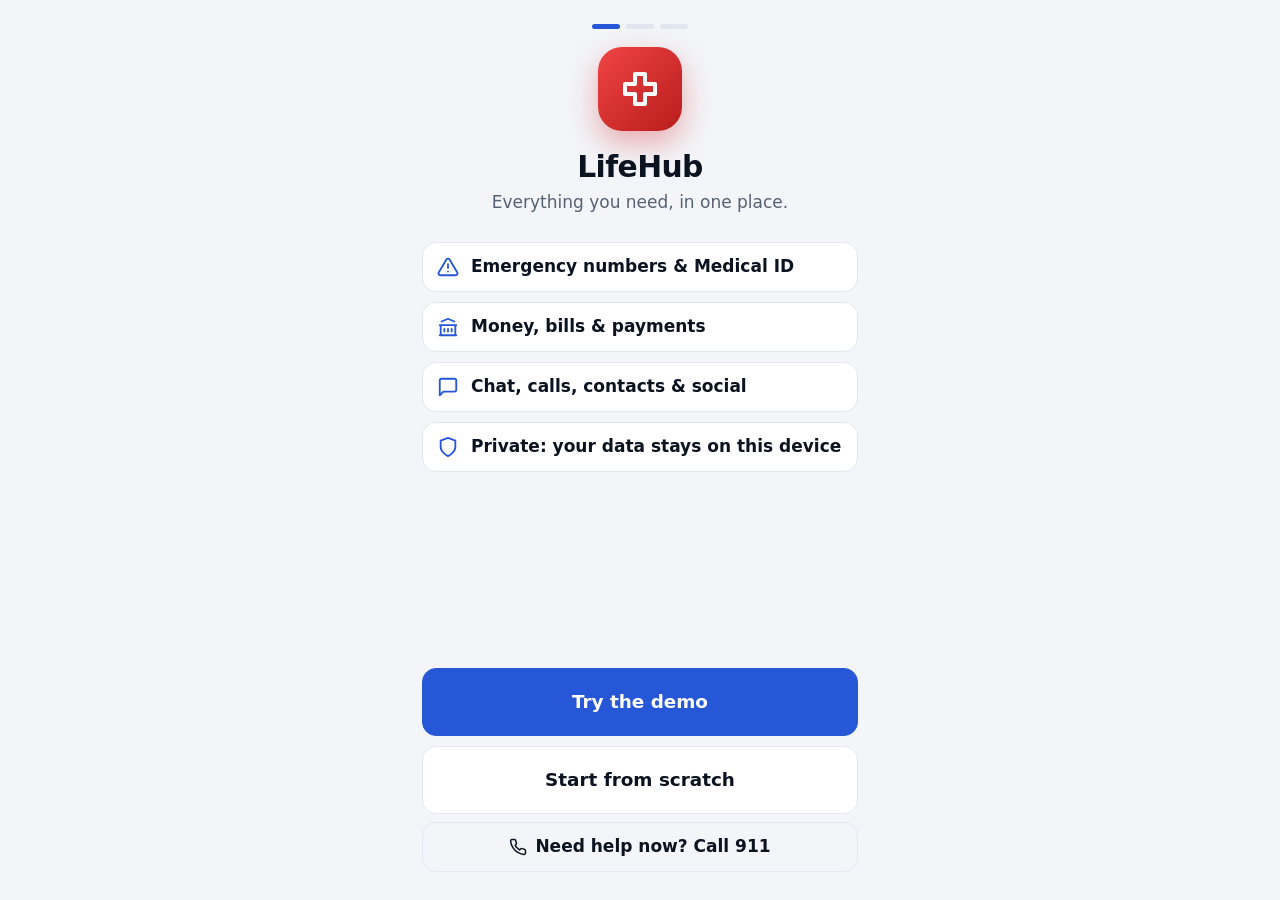
<file: index.html>
<!doctype html>
<html lang="en-AU">
<head>
<meta charset="utf-8">
<meta name="viewport" content="width=device-width, initial-scale=1, viewport-fit=cover">
<meta name="theme-color" content="#d61f1f">
<meta name="description" content="LifeHub: emergency info, health, money, messages, contacts, social and bills in one place.">
<meta name="apple-mobile-web-app-capable" content="yes">
<meta name="apple-mobile-web-app-title" content="LifeHub">
<title>LifeHub</title>
<link rel="manifest" href="manifest.webmanifest">
<link rel="icon" href="icons/icon.svg" type="image/svg+xml">
<link rel="apple-touch-icon" href="icons/icon-192.png">
<link rel="stylesheet" href="styles.css">
</head>
<body>
<div id="app" aria-live="polite"></div>
<div id="toast" role="status" aria-live="polite"></div>
<input type="file" id="fileIn" hidden>
<noscript>LifeHub needs JavaScript enabled.</noscript>
<script src="i18n.js"></script>
<script src="safety.js"></script>
<script src="app.js"></script>
<script>
if ('serviceWorker' in navigator && /^https?:$/.test(location.protocol)) navigator.serviceWorker.register('./sw.js', { scope: './', updateViaCache: 'none' }).catch(function () {});
</script>
</body>
</html>
</file>
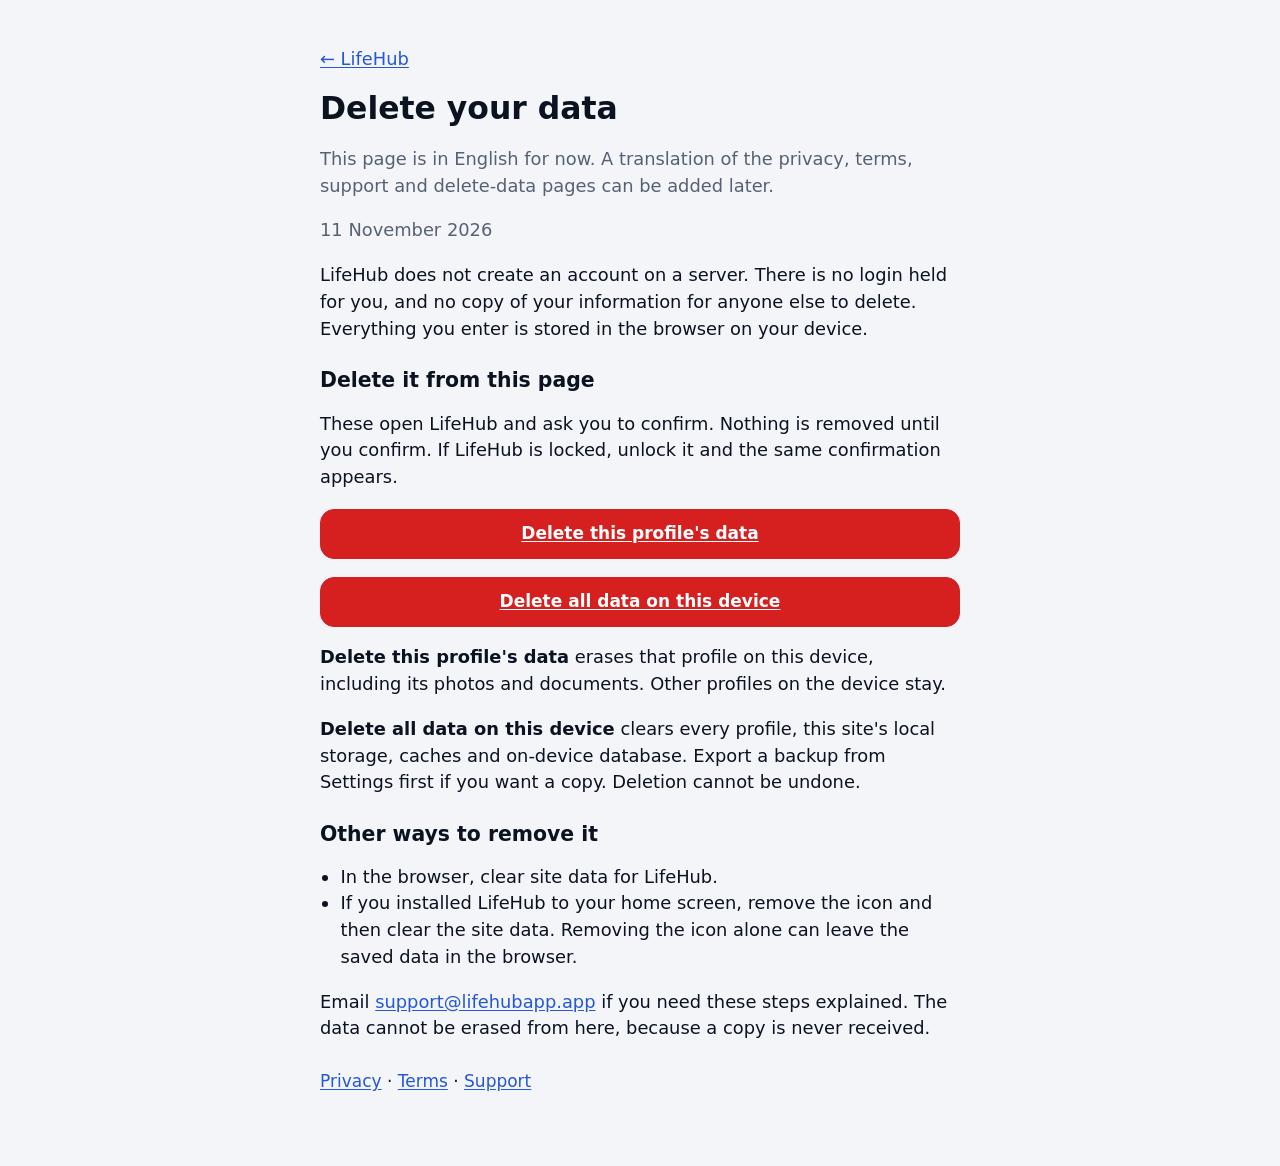
<file: delete/index.html>
<!doctype html>
<html lang="en-AU">
<head>
<meta charset="utf-8">
<meta name="viewport" content="width=device-width, initial-scale=1">
<meta name="theme-color" content="#d61f1f">
<title>Delete your data · LifeHub</title>
<link rel="stylesheet" href="../styles.css">
</head>
<body>
<article class="legal">
<p><a href="../">← LifeHub</a></p>
<h1>Delete your data</h1>
<p class="muted">This page is in English for now. A translation of the privacy, terms, support and delete-data pages can be added later.</p>
<p class="muted">11 November 2026</p>
<p>LifeHub does not create an account on a server. There is no login held for you, and no copy of your information for anyone else to delete. Everything you enter is stored in the browser on your device.</p>

<h2>Delete it from this page</h2>
<p>These open LifeHub and ask you to confirm. Nothing is removed until you confirm. If LifeHub is locked, unlock it and the same confirmation appears.</p>
<p><a class="btn redb full" href="../#/delete-profile">Delete this profile's data</a></p>
<p><a class="btn redb full" href="../#/delete-all">Delete all data on this device</a></p>
<p><strong>Delete this profile's data</strong> erases that profile on this device, including its photos and documents. Other profiles on the device stay.</p>
<p><strong>Delete all data on this device</strong> clears every profile, this site's local storage, caches and on-device database. Export a backup from Settings first if you want a copy. Deletion cannot be undone.</p>

<h2>Other ways to remove it</h2>
<ul>
<li>In the browser, clear site data for LifeHub.</li>
<li>If you installed LifeHub to your home screen, remove the icon and then clear the site data. Removing the icon alone can leave the saved data in the browser.</li>
</ul>
<p>Email <a href="mailto:support@lifehubapp.app">support@lifehubapp.app</a> if you need these steps explained. The data cannot be erased from here, because a copy is never received.</p>
<nav class="legal-nav"><a href="../privacy.html">Privacy</a> · <a href="../terms.html">Terms</a> · <a href="../support.html">Support</a></nav>
</article>
</body>
</html>
</file>
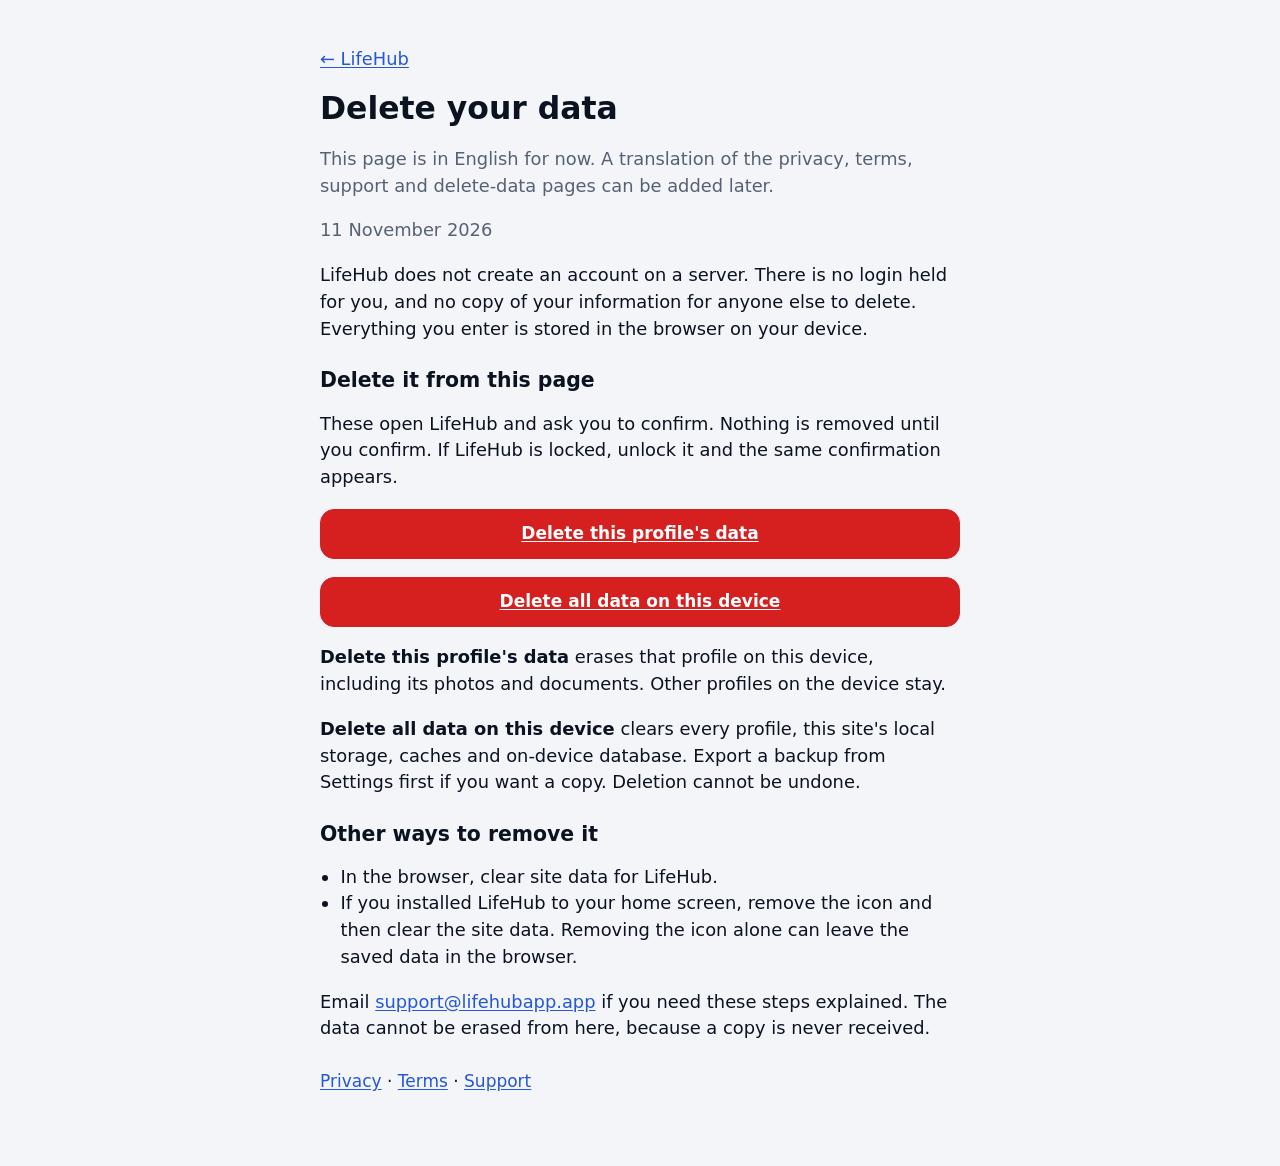
<file: delete-account.html>
<!doctype html>
<html lang="en-AU">
<head>
<meta charset="utf-8">
<meta http-equiv="refresh" content="0; url=delete.html">
<link rel="canonical" href="delete.html">
<title>Delete your data · LifeHub</title>
</head>
<body>
<p><a href="delete.html">Delete your data</a></p>
</body>
</html>
</file>
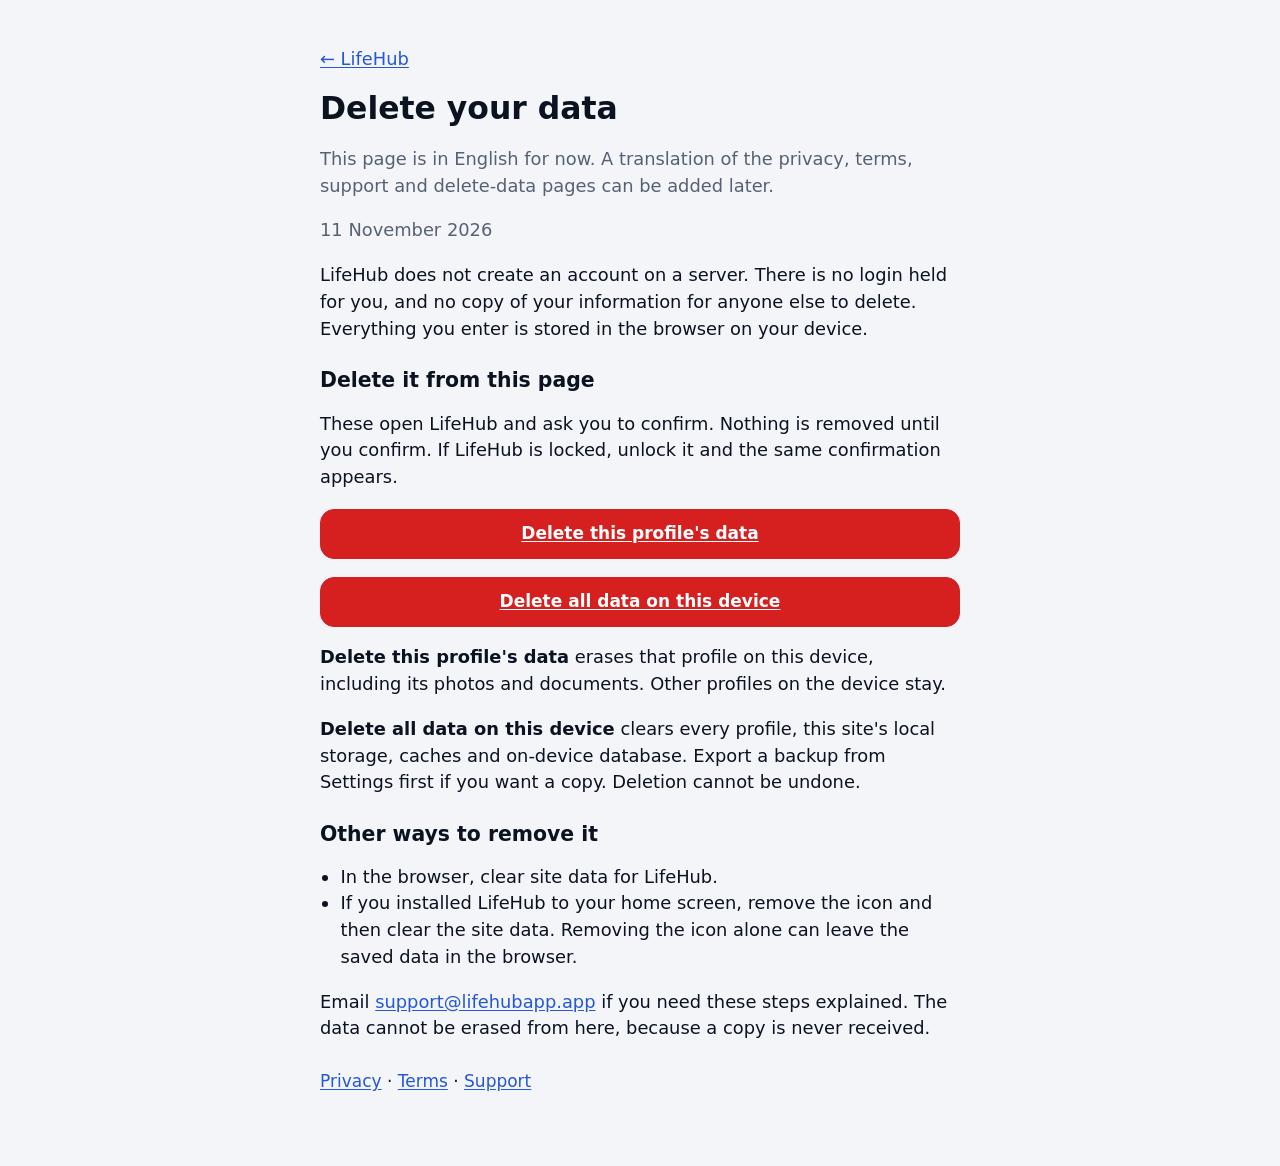
<file: delete.html>
<!doctype html>
<html lang="en-AU">
<head>
<meta charset="utf-8">
<meta name="viewport" content="width=device-width, initial-scale=1">
<meta name="theme-color" content="#d61f1f">
<title>Delete your data · LifeHub</title>
<link rel="stylesheet" href="styles.css">
</head>
<body>
<article class="legal">
<p><a href="./">← LifeHub</a></p>
<h1>Delete your data</h1>
<p class="muted">This page is in English for now. A translation of the privacy, terms, support and delete-data pages can be added later.</p>
<p class="muted">11 November 2026</p>
<p>LifeHub does not create an account on a server. There is no login held for you, and no copy of your information for anyone else to delete. Everything you enter is stored in the browser on your device.</p>

<h2>Delete it from this page</h2>
<p>These open LifeHub and ask you to confirm. Nothing is removed until you confirm. If LifeHub is locked, unlock it and the same confirmation appears.</p>
<p><a class="btn redb full" href="./#/delete-profile">Delete this profile's data</a></p>
<p><a class="btn redb full" href="./#/delete-all">Delete all data on this device</a></p>
<p><strong>Delete this profile's data</strong> erases that profile on this device, including its photos and documents. Other profiles on the device stay.</p>
<p><strong>Delete all data on this device</strong> clears every profile, this site's local storage, caches and on-device database. Export a backup from Settings first if you want a copy. Deletion cannot be undone.</p>

<h2>Other ways to remove it</h2>
<ul>
<li>In the browser, clear site data for LifeHub.</li>
<li>If you installed LifeHub to your home screen, remove the icon and then clear the site data. Removing the icon alone can leave the saved data in the browser.</li>
</ul>
<p>Email <a href="mailto:support@lifehubapp.app">support@lifehubapp.app</a> if you need these steps explained. The data cannot be erased from here, because a copy is never received.</p>
<nav class="legal-nav"><a href="privacy.html">Privacy</a> · <a href="terms.html">Terms</a> · <a href="support.html">Support</a></nav>
</article>
</body>
</html>
</file>
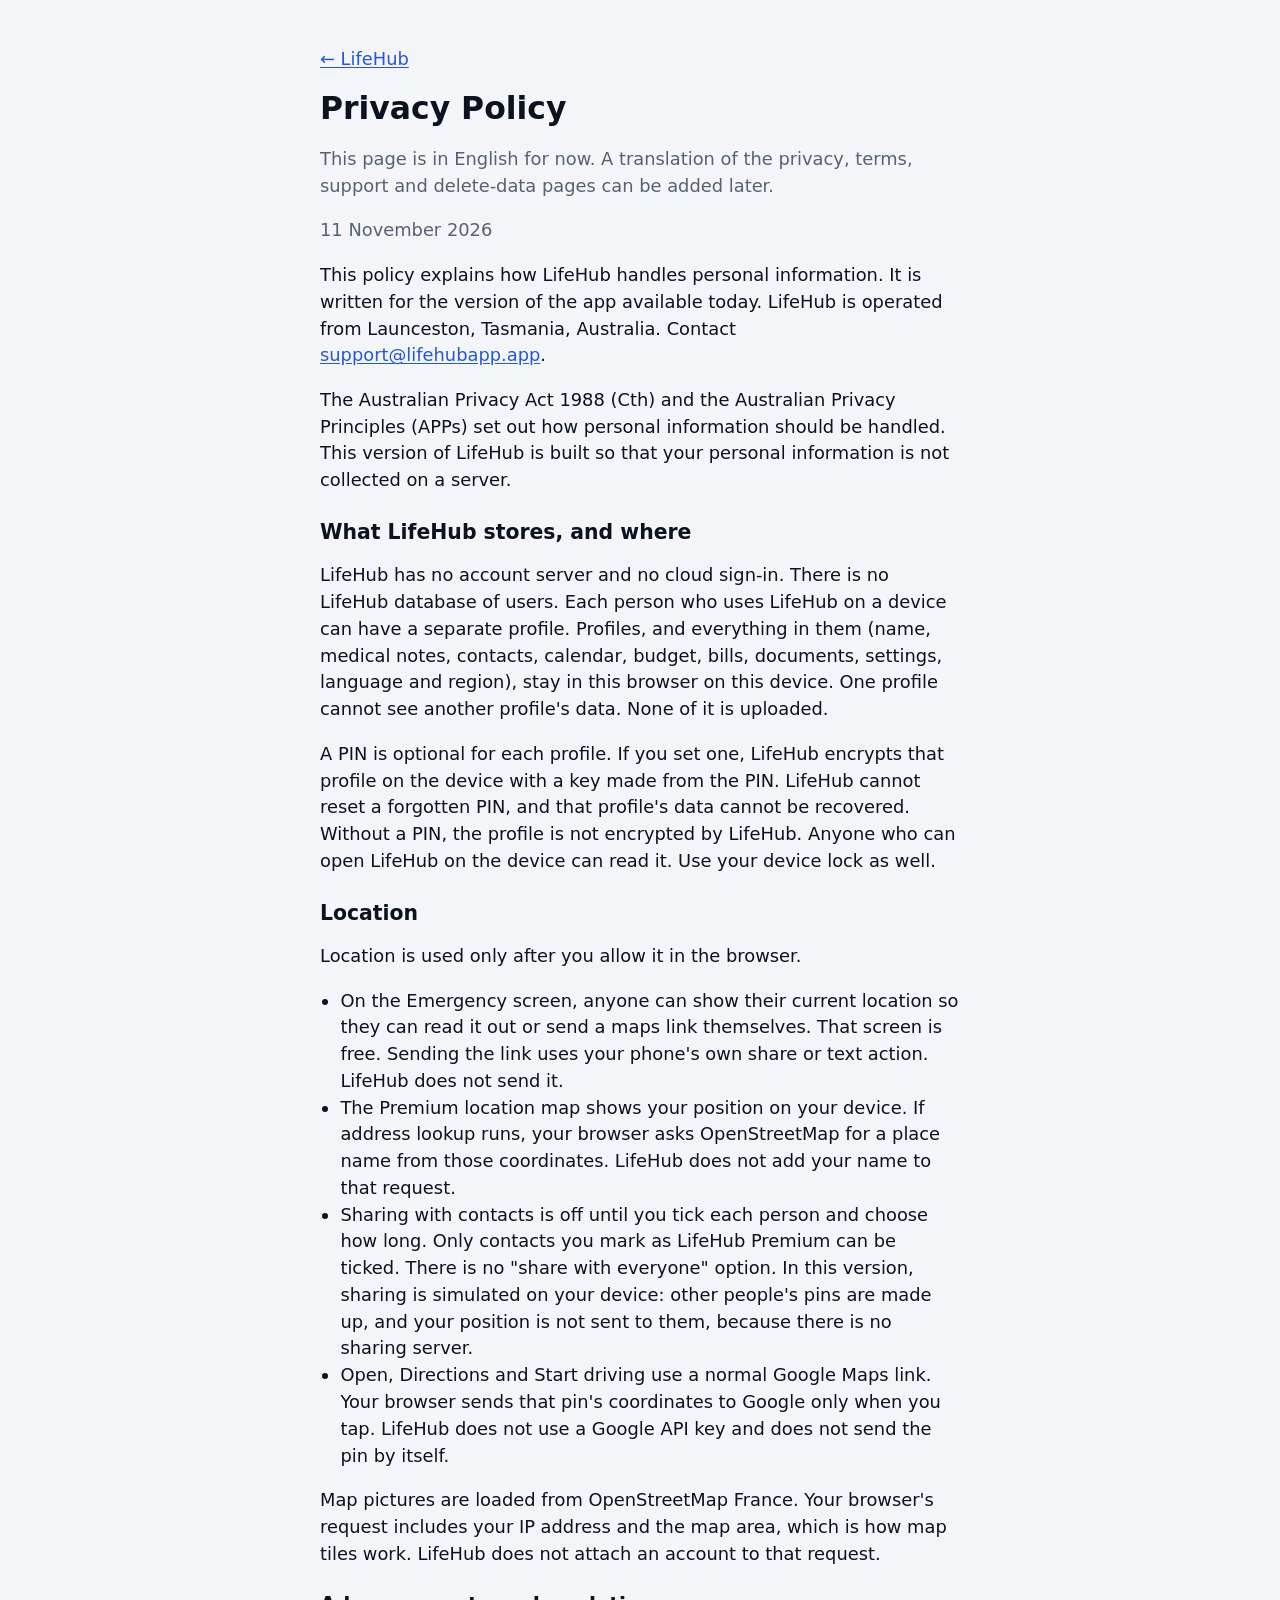
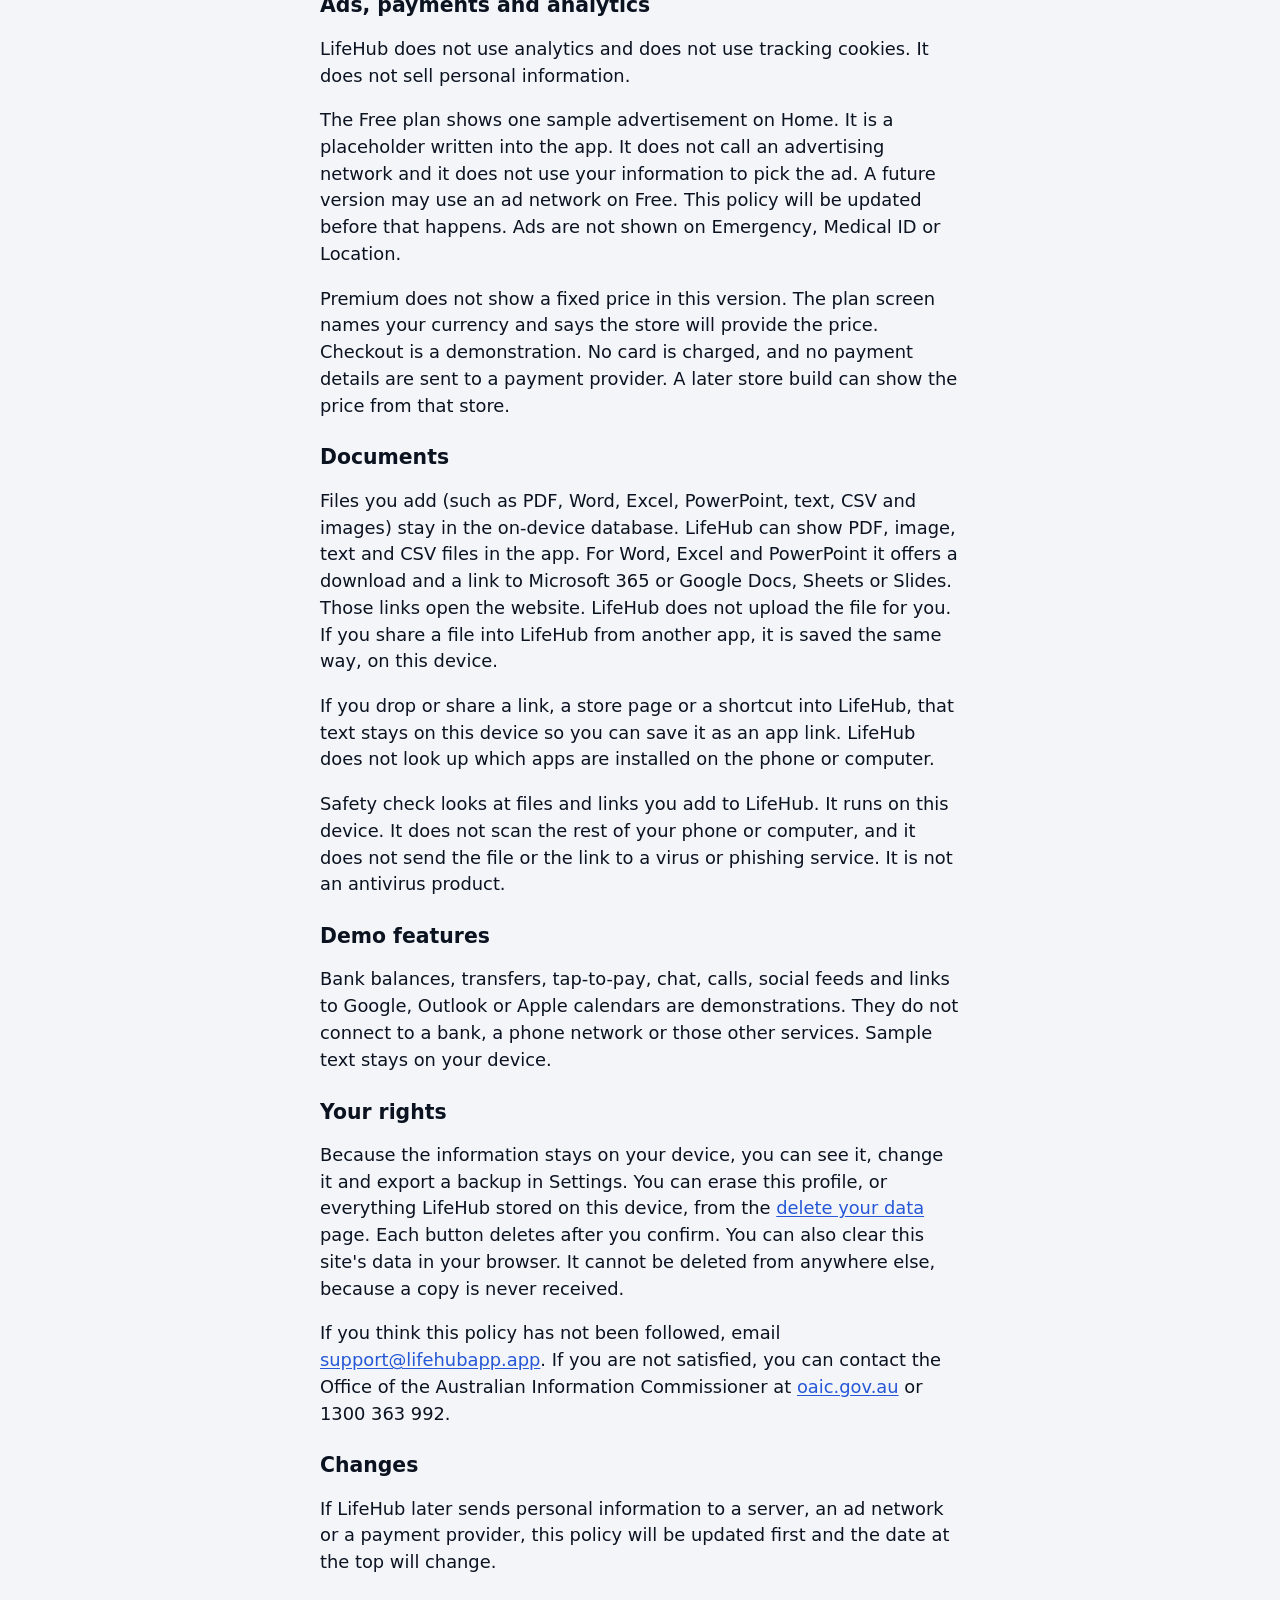
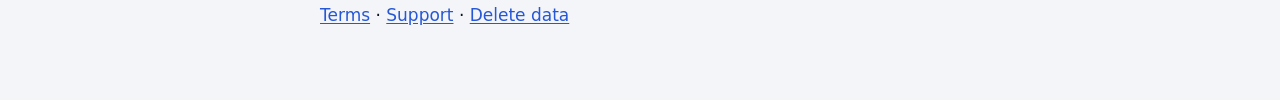
<file: privacy.html>
<!doctype html>
<html lang="en-AU">
<head>
<meta charset="utf-8">
<meta name="viewport" content="width=device-width, initial-scale=1">
<meta name="theme-color" content="#d61f1f">
<title>Privacy Policy · LifeHub</title>
<link rel="stylesheet" href="styles.css">
</head>
<body>
<article class="legal">
<p><a href="./">← LifeHub</a></p>
<h1>Privacy Policy</h1>
<p class="muted">This page is in English for now. A translation of the privacy, terms, support and delete-data pages can be added later.</p>
<p class="muted">11 November 2026</p>
<p>This policy explains how LifeHub handles personal information. It is written for the version of the app available today. LifeHub is operated from Launceston, Tasmania, Australia. Contact <a href="mailto:support@lifehubapp.app">support@lifehubapp.app</a>.</p>
<p>The Australian Privacy Act 1988 (Cth) and the Australian Privacy Principles (APPs) set out how personal information should be handled. This version of LifeHub is built so that your personal information is not collected on a server.</p>

<h2>What LifeHub stores, and where</h2>
<p>LifeHub has no account server and no cloud sign-in. There is no LifeHub database of users. Each person who uses LifeHub on a device can have a separate profile. Profiles, and everything in them (name, medical notes, contacts, calendar, budget, bills, documents, settings, language and region), stay in this browser on this device. One profile cannot see another profile's data. None of it is uploaded.</p>
<p>A PIN is optional for each profile. If you set one, LifeHub encrypts that profile on the device with a key made from the PIN. LifeHub cannot reset a forgotten PIN, and that profile's data cannot be recovered. Without a PIN, the profile is not encrypted by LifeHub. Anyone who can open LifeHub on the device can read it. Use your device lock as well.</p>

<h2>Location</h2>
<p>Location is used only after you allow it in the browser.</p>
<ul>
<li>On the Emergency screen, anyone can show their current location so they can read it out or send a maps link themselves. That screen is free. Sending the link uses your phone's own share or text action. LifeHub does not send it.</li>
<li>The Premium location map shows your position on your device. If address lookup runs, your browser asks OpenStreetMap for a place name from those coordinates. LifeHub does not add your name to that request.</li>
<li>Sharing with contacts is off until you tick each person and choose how long. Only contacts you mark as LifeHub Premium can be ticked. There is no "share with everyone" option. In this version, sharing is simulated on your device: other people's pins are made up, and your position is not sent to them, because there is no sharing server.</li>
<li>Open, Directions and Start driving use a normal Google Maps link. Your browser sends that pin's coordinates to Google only when you tap. LifeHub does not use a Google API key and does not send the pin by itself.</li>
</ul>
<p>Map pictures are loaded from OpenStreetMap France. Your browser's request includes your IP address and the map area, which is how map tiles work. LifeHub does not attach an account to that request.</p>

<h2>Ads, payments and analytics</h2>
<p>LifeHub does not use analytics and does not use tracking cookies. It does not sell personal information.</p>
<p>The Free plan shows one sample advertisement on Home. It is a placeholder written into the app. It does not call an advertising network and it does not use your information to pick the ad. A future version may use an ad network on Free. This policy will be updated before that happens. Ads are not shown on Emergency, Medical ID or Location.</p>
<p>Premium does not show a fixed price in this version. The plan screen names your currency and says the store will provide the price. Checkout is a demonstration. No card is charged, and no payment details are sent to a payment provider. A later store build can show the price from that store.</p>

<h2>Documents</h2>
<p>Files you add (such as PDF, Word, Excel, PowerPoint, text, CSV and images) stay in the on-device database. LifeHub can show PDF, image, text and CSV files in the app. For Word, Excel and PowerPoint it offers a download and a link to Microsoft 365 or Google Docs, Sheets or Slides. Those links open the website. LifeHub does not upload the file for you. If you share a file into LifeHub from another app, it is saved the same way, on this device.</p>
<p>If you drop or share a link, a store page or a shortcut into LifeHub, that text stays on this device so you can save it as an app link. LifeHub does not look up which apps are installed on the phone or computer.</p>
<p>Safety check looks at files and links you add to LifeHub. It runs on this device. It does not scan the rest of your phone or computer, and it does not send the file or the link to a virus or phishing service. It is not an antivirus product.</p>

<h2>Demo features</h2>
<p>Bank balances, transfers, tap-to-pay, chat, calls, social feeds and links to Google, Outlook or Apple calendars are demonstrations. They do not connect to a bank, a phone network or those other services. Sample text stays on your device.</p>

<h2>Your rights</h2>
<p>Because the information stays on your device, you can see it, change it and export a backup in Settings. You can erase this profile, or everything LifeHub stored on this device, from the <a href="delete.html">delete your data</a> page. Each button deletes after you confirm. You can also clear this site's data in your browser. It cannot be deleted from anywhere else, because a copy is never received.</p>
<p>If you think this policy has not been followed, email <a href="mailto:support@lifehubapp.app">support@lifehubapp.app</a>. If you are not satisfied, you can contact the Office of the Australian Information Commissioner at <a href="https://www.oaic.gov.au/">oaic.gov.au</a> or 1300 363 992.</p>

<h2>Changes</h2>
<p>If LifeHub later sends personal information to a server, an ad network or a payment provider, this policy will be updated first and the date at the top will change.</p>
<nav class="legal-nav"><a href="terms.html">Terms</a> · <a href="support.html">Support</a> · <a href="delete.html">Delete data</a></nav>
</article>
</body>
</html>
</file>
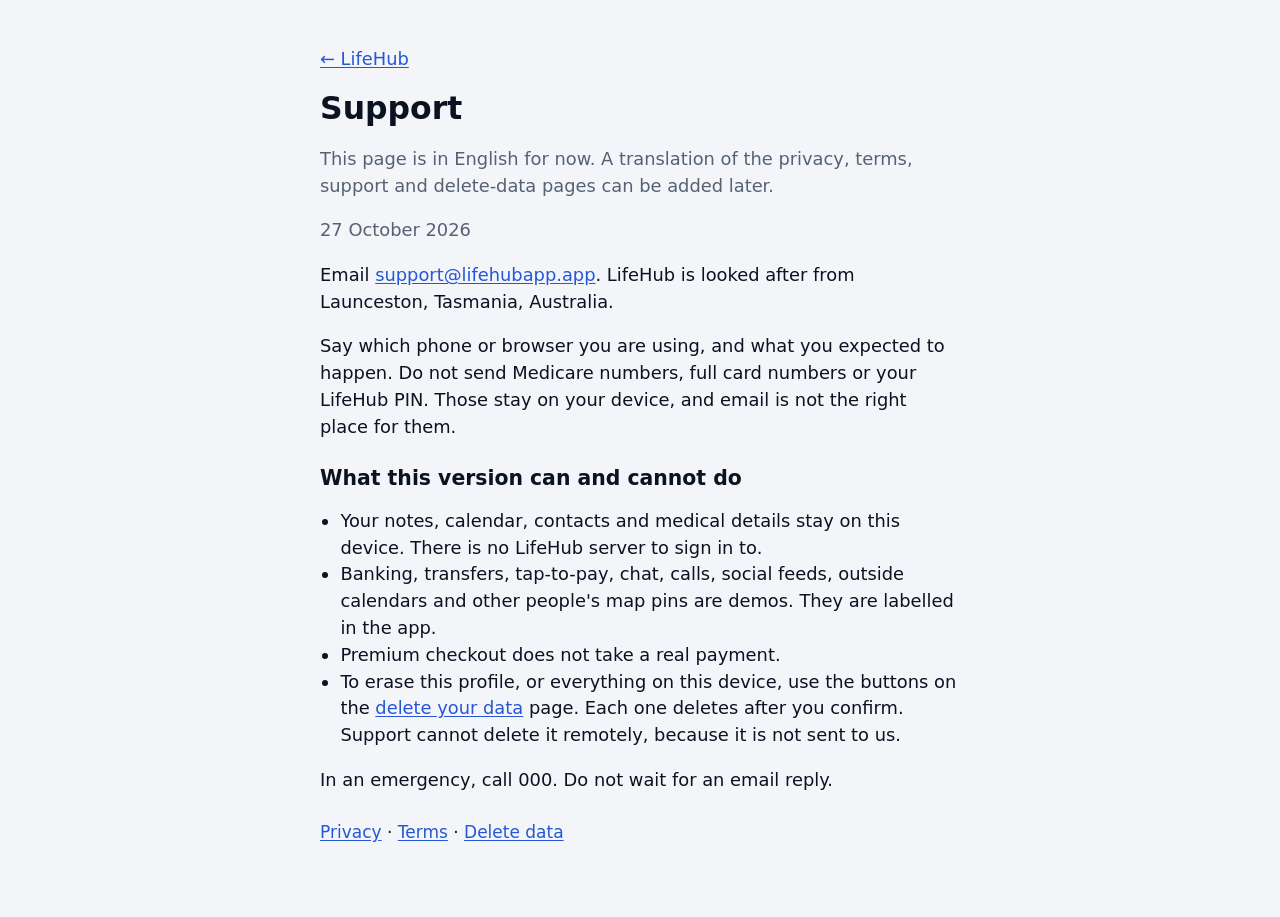
<file: support.html>
<!doctype html>
<html lang="en-AU">
<head>
<meta charset="utf-8">
<meta name="viewport" content="width=device-width, initial-scale=1">
<meta name="theme-color" content="#d61f1f">
<title>Support · LifeHub</title>
<link rel="stylesheet" href="styles.css">
</head>
<body>
<article class="legal">
<p><a href="./">← LifeHub</a></p>
<h1>Support</h1>
<p class="muted">This page is in English for now. A translation of the privacy, terms, support and delete-data pages can be added later.</p>
<p class="muted">27 October 2026</p>
<p>Email <a href="mailto:support@lifehubapp.app">support@lifehubapp.app</a>. LifeHub is looked after from Launceston, Tasmania, Australia.</p>
<p>Say which phone or browser you are using, and what you expected to happen. Do not send Medicare numbers, full card numbers or your LifeHub PIN. Those stay on your device, and email is not the right place for them.</p>

<h2>What this version can and cannot do</h2>
<ul>
<li>Your notes, calendar, contacts and medical details stay on this device. There is no LifeHub server to sign in to.</li>
<li>Banking, transfers, tap-to-pay, chat, calls, social feeds, outside calendars and other people's map pins are demos. They are labelled in the app.</li>
<li>Premium checkout does not take a real payment.</li>
<li>To erase this profile, or everything on this device, use the buttons on the <a href="delete.html">delete your data</a> page. Each one deletes after you confirm. Support cannot delete it remotely, because it is not sent to us.</li>
</ul>
<p>In an emergency, call 000. Do not wait for an email reply.</p>
<nav class="legal-nav"><a href="privacy.html">Privacy</a> · <a href="terms.html">Terms</a> · <a href="delete.html">Delete data</a></nav>
</article>
</body>
</html>
</file>
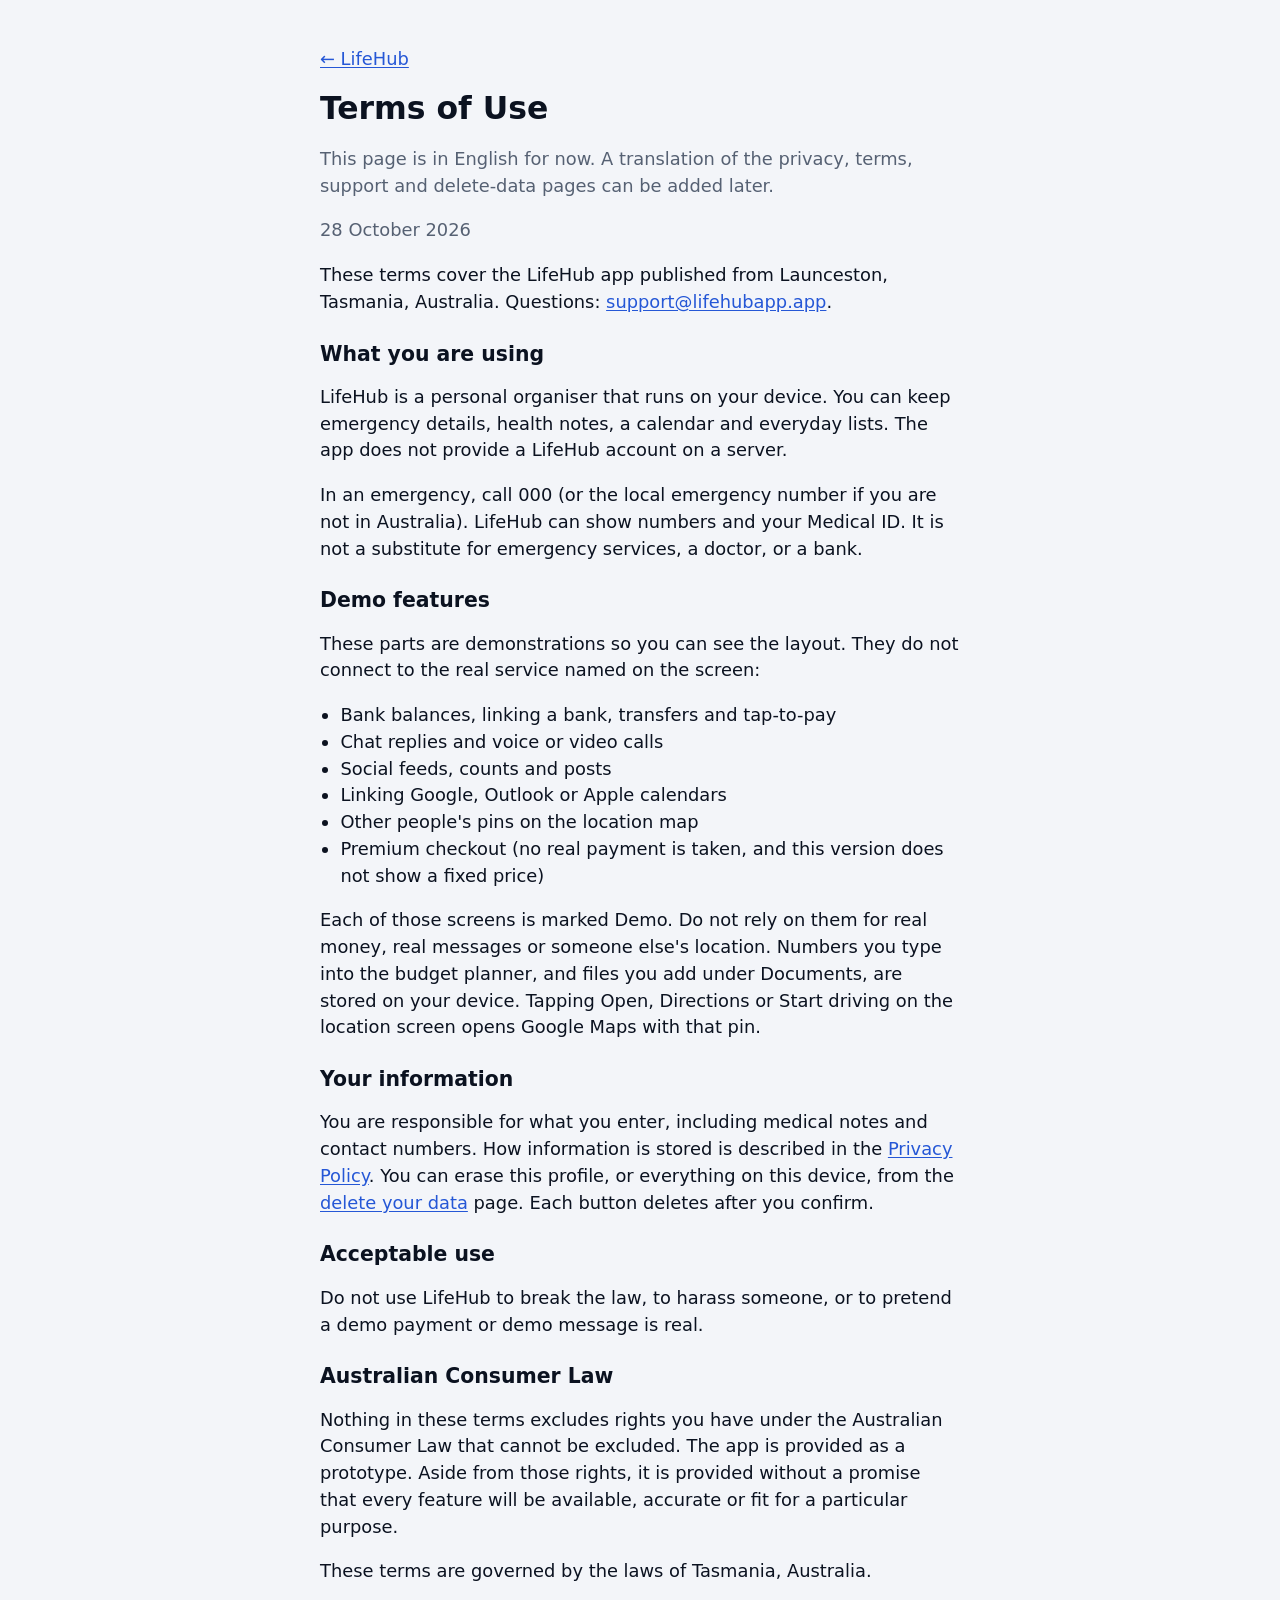
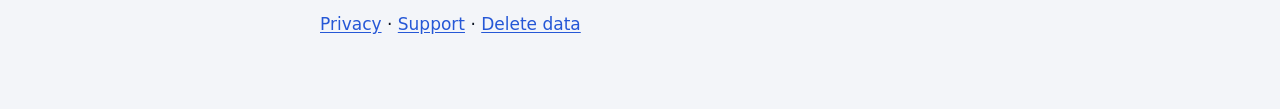
<file: terms.html>
<!doctype html>
<html lang="en-AU">
<head>
<meta charset="utf-8">
<meta name="viewport" content="width=device-width, initial-scale=1">
<meta name="theme-color" content="#d61f1f">
<title>Terms of Use · LifeHub</title>
<link rel="stylesheet" href="styles.css">
</head>
<body>
<article class="legal">
<p><a href="./">← LifeHub</a></p>
<h1>Terms of Use</h1>
<p class="muted">This page is in English for now. A translation of the privacy, terms, support and delete-data pages can be added later.</p>
<p class="muted">28 October 2026</p>
<p>These terms cover the LifeHub app published from Launceston, Tasmania, Australia. Questions: <a href="mailto:support@lifehubapp.app">support@lifehubapp.app</a>.</p>

<h2>What you are using</h2>
<p>LifeHub is a personal organiser that runs on your device. You can keep emergency details, health notes, a calendar and everyday lists. The app does not provide a LifeHub account on a server.</p>
<p>In an emergency, call 000 (or the local emergency number if you are not in Australia). LifeHub can show numbers and your Medical ID. It is not a substitute for emergency services, a doctor, or a bank.</p>

<h2>Demo features</h2>
<p>These parts are demonstrations so you can see the layout. They do not connect to the real service named on the screen:</p>
<ul>
<li>Bank balances, linking a bank, transfers and tap-to-pay</li>
<li>Chat replies and voice or video calls</li>
<li>Social feeds, counts and posts</li>
<li>Linking Google, Outlook or Apple calendars</li>
<li>Other people's pins on the location map</li>
<li>Premium checkout (no real payment is taken, and this version does not show a fixed price)</li>
</ul>
<p>Each of those screens is marked Demo. Do not rely on them for real money, real messages or someone else's location. Numbers you type into the budget planner, and files you add under Documents, are stored on your device. Tapping Open, Directions or Start driving on the location screen opens Google Maps with that pin.</p>

<h2>Your information</h2>
<p>You are responsible for what you enter, including medical notes and contact numbers. How information is stored is described in the <a href="privacy.html">Privacy Policy</a>. You can erase this profile, or everything on this device, from the <a href="delete.html">delete your data</a> page. Each button deletes after you confirm.</p>

<h2>Acceptable use</h2>
<p>Do not use LifeHub to break the law, to harass someone, or to pretend a demo payment or demo message is real.</p>

<h2>Australian Consumer Law</h2>
<p>Nothing in these terms excludes rights you have under the Australian Consumer Law that cannot be excluded. The app is provided as a prototype. Aside from those rights, it is provided without a promise that every feature will be available, accurate or fit for a particular purpose.</p>
<p>These terms are governed by the laws of Tasmania, Australia.</p>
<nav class="legal-nav"><a href="privacy.html">Privacy</a> · <a href="support.html">Support</a> · <a href="delete.html">Delete data</a></nav>
</article>
</body>
</html>
</file>
<file: styles.css>
:root{--bg:#f3f5f9;--card:#fff;--card2:#f8fafc;--text:#0b1220;--muted:#566173;--line:#e2e7ef;--primary:#2557d6;--primary-soft:#e8eefc;--red:#d61f1f;--red-soft:#fdeaea;--green:#0f8a3c;--green-soft:#e2f5e9;--amber:#a85b06;--amber-soft:#fff2d9;--shadow:0 1px 2px rgba(16,24,40,.05),0 6px 18px rgba(16,24,40,.06);--r:18px;font-size:17px;color-scheme:light}
html.ts-large{font-size:19px} html.ts-xl{font-size:21.5px}
html[data-theme=dark]{--bg:#0a0e15;--card:#141a25;--card2:#1a2230;--text:#eef2f8;--muted:#9aa6b8;--line:#253043;--primary:#7aa0ff;--primary-soft:#1b2747;--red:#ff5a5a;--red-soft:#3b1518;--green:#3ddc84;--green-soft:#0f2e1d;--amber:#ffb547;--amber-soft:#35260d;--shadow:none;color-scheme:dark}
*{box-sizing:border-box}
html,body{margin:0;background:var(--bg)}
body{color:var(--text);font-family:system-ui,-apple-system,"Segoe UI",Roboto,"Noto Sans","Noto Sans Arabic","Noto Naskh Arabic","Noto Sans Hebrew","Noto Sans Devanagari","Noto Sans Bengali","Noto Sans Thai","Noto Sans SC","Noto Sans TC","Noto Sans JP","Noto Sans KR",sans-serif;line-height:1.4;-webkit-tap-highlight-color:transparent;-webkit-font-smoothing:antialiased}
#app{max-width:480px;margin:0 auto;min-height:100vh;min-height:100dvh;position:relative;padding-bottom:env(safe-area-inset-bottom);overflow-x:clip}
[dir=rtl] .ic.dir{transform:scaleX(-1)}
a{color:inherit;text-decoration:none}
button{font:inherit;color:inherit;cursor:pointer}
input,select,textarea{font:inherit;color:var(--text)}
h1,h2,h3{margin:0;line-height:1.2}
.ic{flex:none;display:inline-block;vertical-align:middle}
.muted{color:var(--muted)} .small{font-size:.82rem} .red{color:var(--red)} .green{color:var(--green)} .amber{color:var(--amber)}
.sr{position:absolute;width:1px;height:1px;overflow:hidden;clip:rect(0 0 0 0)}
:focus-visible{outline:3px solid var(--primary);outline-offset:2px;border-radius:10px}

/* top bar */
.topbar{position:sticky;top:0;z-index:20;display:flex;align-items:center;gap:8px;padding:calc(10px + env(safe-area-inset-top)) 12px 10px;background:color-mix(in srgb,var(--bg) 88%,transparent);backdrop-filter:blur(12px);-webkit-backdrop-filter:blur(12px)}
.topbar h1{flex:1;font-size:1.3rem;font-weight:750;letter-spacing:-.01em;white-space:nowrap;overflow:hidden;text-overflow:ellipsis}
.topbar.red{background:var(--red);color:#fff}
.tb-right{display:flex;gap:6px}
.iconbtn{display:inline-grid;place-items:center;width:44px;height:44px;border-radius:14px;border:0;background:var(--card);box-shadow:var(--shadow);color:var(--text);position:relative}
.topbar.red .iconbtn{background:rgba(255,255,255,.18);color:#fff;box-shadow:none}
.iconbtn-sp{width:44px;height:44px;display:inline-block}
.content{padding:6px 16px 40px}

/* home */
.home-head{display:flex;align-items:center;gap:10px;padding:calc(18px + env(safe-area-inset-top)) 16px 12px}
.home-head .hello{flex:1}
.home-head .hello small{display:block;color:var(--muted);font-size:.9rem}
.home-head .hello b{font-size:1.55rem;letter-spacing:-.02em;font-weight:800}
.banners{display:flex;flex-direction:column;gap:8px;padding:4px 16px 24px}
.banner{display:flex;align-items:center;gap:14px;min-height:68px;padding:10px 14px;border-radius:var(--r);background:var(--card);box-shadow:var(--shadow);border:1px solid var(--line);position:relative}
.banner .chip{width:50px;height:50px;border-radius:15px;display:grid;place-items:center;flex:none;color:#fff;font-size:1.5rem}
.banner .txt{flex:1;min-width:0}
.banner .txt b{display:block;font-size:1.18rem;font-weight:750;letter-spacing:-.01em;overflow-wrap:anywhere}
.banner .txt span{display:block;color:var(--muted);font-size:.86rem;overflow:hidden;display:-webkit-box;-webkit-line-clamp:2;-webkit-box-orient:vertical}
html:is([lang|=ja],[lang|=zh],[lang|=ko]) .banner .txt b,html:is([lang|=ja],[lang|=zh],[lang|=ko]) .home-head .hello b{letter-spacing:0}
.banner .chev{color:var(--muted)}
.banner.emergency{background:linear-gradient(135deg,#e32626,#b31515);color:#fff;border:0;min-height:96px;box-shadow:0 8px 24px rgba(214,31,31,.35)}
.banner.emergency .chip{background:rgba(255,255,255,.2)}
.banner.emergency .txt b{font-size:1.5rem;letter-spacing:.04em}
.banner.emergency .txt span,.banner.emergency .chev{color:rgba(255,255,255,.9)}
.badge{min-width:24px;height:24px;padding:0 7px;border-radius:12px;background:var(--red);color:#fff;font-size:.78rem;font-weight:700;display:inline-grid;place-items:center}
.iconbtn .badge{position:absolute;top:-4px;inset-inline-end:-4px;min-width:20px;height:20px;font-size:.7rem}
.demo-tag{display:inline-block;font-size:.7rem;font-weight:700;letter-spacing:.06em;text-transform:uppercase;padding:3px 8px;border-radius:8px;background:var(--amber-soft);color:var(--amber)}

/* cards & lists */
.card{background:var(--card);border-radius:var(--r);box-shadow:var(--shadow);border:1px solid var(--line);padding:14px;margin:0 0 12px}
.card h3{font-size:1.02rem;font-weight:700;display:flex;align-items:center;gap:8px;margin-bottom:8px}
.sec-h{display:flex;align-items:center;justify-content:space-between;margin:18px 2px 8px}
.sec-h h2{font-size:1.05rem;font-weight:750}
.list{background:var(--card);border-radius:var(--r);box-shadow:var(--shadow);border:1px solid var(--line);overflow:hidden;margin-bottom:12px}
.li{display:flex;align-items:center;gap:12px;padding:12px 14px;min-height:62px;border-top:1px solid var(--line);width:100%;background:none;border-inline:0;border-bottom:0;text-align:start}
.li:first-child{border-top:0}
.li .grow{flex:1;min-width:0}
.li .grow b{display:block;font-weight:650;font-size:1rem}
.li .grow span{display:block;color:var(--muted);font-size:.85rem;overflow:hidden;text-overflow:ellipsis}
.li .amt{font-weight:750;white-space:normal;text-align:end;max-width:48%;overflow-wrap:anywhere;flex:none;line-height:1.2}
.empty{padding:18px 14px;color:var(--muted);text-align:center;font-size:.92rem}
.av{width:44px;height:44px;border-radius:50%;display:grid;place-items:center;font-weight:750;color:#fff;flex:none;font-size:.95rem}
.callbtn{width:52px;height:52px;border-radius:50%;display:grid;place-items:center;background:var(--green);color:#fff;flex:none;border:0;box-shadow:0 4px 12px rgba(15,138,60,.3)}
.callbtn.red{background:var(--red);box-shadow:0 4px 12px rgba(214,31,31,.3)}
.callbtn.sm{width:44px;height:44px}
.tag{display:inline-block;font-size:.75rem;font-weight:650;padding:2px 8px;border-radius:999px;background:var(--card2);border:1px solid var(--line);color:var(--muted);margin:2px 4px 2px 0}
.tag.red{background:var(--red-soft);color:var(--red);border-color:transparent}
.tag.amber{background:var(--amber-soft);color:var(--amber);border-color:transparent}
.tag.green{background:var(--green-soft);color:var(--green);border-color:transparent}
.tag.blue{background:var(--primary-soft);color:var(--primary);border-color:transparent}
.notice{display:flex;gap:10px;align-items:flex-start;padding:10px 12px;border-radius:14px;background:var(--amber-soft);color:var(--amber);font-size:.85rem;margin-bottom:12px}
.notice.blue{background:var(--primary-soft);color:var(--primary)}

/* buttons */
.btn{display:inline-flex;align-items:center;justify-content:center;gap:8px;min-height:50px;padding:8px 18px;border-radius:14px;border:1px solid var(--line);background:var(--card);font-weight:650;font-size:1rem;color:var(--text);text-align:center;overflow-wrap:anywhere;white-space:normal}
.btn.primary{background:var(--primary);border-color:var(--primary);color:#fff}
.btn.redb{background:var(--red);border-color:var(--red);color:#fff}
.btn.greenb{background:var(--green);border-color:var(--green);color:#fff}
.btn.ghost{background:transparent}
.btn.danger{color:var(--red)}
.btn.full{width:100%}
.who{display:flex;align-items:center;gap:10px;min-width:0;flex:1;background:none;border:0;padding:0;color:inherit;text-align:start}
.who .hello{min-width:0}
.who .hello small,.who .hello b{display:block}
.who .hello b{overflow:hidden;text-overflow:ellipsis;white-space:nowrap}
.pav{display:grid;place-items:center;border-radius:50%;color:#fff;font-weight:750;flex:none;line-height:1}
.colours{display:flex;gap:8px;flex-wrap:wrap;margin-top:6px}
.colours button{width:36px;height:36px;border-radius:50%;border:3px solid transparent;padding:0}
.colours button.on{border-color:var(--text)}
.reckey{font-family:ui-monospace,SFMono-Regular,Menlo,Consolas,monospace;font-size:1.15rem;font-weight:750;letter-spacing:.04em;text-align:center;padding:14px 10px;border-radius:14px;background:var(--card);border:1px dashed var(--line);user-select:all}
.recactions{display:flex;flex-direction:column;gap:8px;margin:12px 0}
.onb .choice{display:flex;flex-direction:column;gap:10px}
.onb .choice .btn{min-height:68px;font-size:1.08rem}
.demobar{display:flex;align-items:center;justify-content:space-between;gap:10px;width:100%;margin:0 0 12px;padding:10px 12px;border-radius:14px;border:1px dashed var(--line);background:var(--card);color:var(--muted);font-size:.9rem;text-align:start}
.demobar b{color:var(--primary);font-weight:750}
.btn.sm{min-height:38px;padding:0 12px;font-size:.88rem;border-radius:11px}
.btn:disabled{opacity:.5}
.row{display:flex;align-items:center} .gap{gap:10px} .wrap{flex-wrap:wrap} .between{justify-content:space-between}
.row.gap > .btn{flex:1}
.actions{display:grid;grid-template-columns:repeat(3,1fr);gap:10px;margin:4px 0 14px}
.act{display:flex;flex-direction:column;align-items:center;gap:6px;padding:14px 6px;border-radius:16px;background:var(--card);border:1px solid var(--line);box-shadow:var(--shadow);font-weight:650;font-size:.86rem;text-align:center}
.act .ic{color:var(--primary)}
.linkbtn{background:none;border:0;color:var(--primary);font-weight:650;padding:8px;font-size:.92rem}

/* forms */
.fld{display:block;margin:0 0 12px}
.fld>span{display:block;font-size:.85rem;font-weight:650;color:var(--muted);margin:0 0 5px 2px}
.fld input,.fld select,.fld textarea,.input{width:100%;min-height:50px;padding:12px 14px;border-radius:13px;border:1.5px solid var(--line);background:var(--card2);font-size:1rem;outline:none}
.fld textarea{min-height:90px;resize:vertical}
.fld input:focus,.fld select:focus,.fld textarea:focus,.input:focus{border-color:var(--primary)}
.fld.chk{display:flex;gap:10px;align-items:center;min-height:44px}
.fld.chk input{width:24px;height:24px;min-height:0;accent-color:var(--primary)}
.fld.chk span{margin:0;color:var(--text);font-size:1rem;font-weight:550}
.searchbox{position:relative;margin:0 0 12px}
.searchbox .ic{position:absolute;inset-inline-start:14px;top:50%;transform:translateY(-50%);color:var(--muted)}
.searchbox input{padding-inline-start:44px}
.switch{position:relative;width:52px;height:32px;flex:none}
.switch input{opacity:0;width:0;height:0}
.switch i{position:absolute;inset:0;border-radius:999px;background:var(--line);transition:.2s}
.switch i:after{content:"";position:absolute;inset-inline-start:3px;top:3px;width:26px;height:26px;border-radius:50%;background:#fff;box-shadow:0 1px 3px rgba(0,0,0,.25);transition:.2s}
.switch input:checked+i{background:var(--green)}
.switch input:checked+i:after{transform:translateX(20px)}
[dir=rtl] .switch input:checked+i:after{transform:translateX(-20px)}
.seg{display:flex;background:var(--card2);border:1px solid var(--line);border-radius:13px;padding:3px;gap:3px}
.seg button{flex:1;border:0;background:none;min-height:40px;border-radius:10px;font-weight:650;font-size:.88rem;color:var(--muted);white-space:normal;line-height:1.15;padding:4px}
.seg button.on{background:var(--card);color:var(--text);box-shadow:var(--shadow)}

/* sheet */
.sheet-wrap{position:fixed;inset:0;z-index:100;display:flex;align-items:flex-end;justify-content:center}
.sheet-bg{position:absolute;inset:0;background:rgba(6,10,18,.5);opacity:0;transition:opacity .2s}
.sheet{position:relative;width:100%;max-width:480px;max-height:92vh;overflow:auto;background:var(--card);border-radius:24px 24px 0 0;padding:10px 18px calc(22px + env(safe-area-inset-bottom));transform:translateY(100%);transition:transform .25s cubic-bezier(.2,.8,.2,1)}
.sheet-wrap.open .sheet{transform:none}.sheet-wrap.open .sheet-bg{opacity:1}
.sheet h2{font-size:1.3rem;margin:6px 0 6px}
.sheet p{margin:0 0 14px}
.grab{width:44px;height:5px;border-radius:3px;background:var(--line);margin:0 auto 10px}

/* toast */
#toast{position:fixed;left:50%;bottom:calc(24px + env(safe-area-inset-bottom));transform:translate(-50%,30px);background:#111827;color:#fff;padding:12px 18px;border-radius:14px;font-weight:600;font-size:.92rem;opacity:0;pointer-events:none;transition:.25s;z-index:200;max-width:92vw;text-align:center;box-shadow:0 10px 30px rgba(0,0,0,.25)}
#toast.show{opacity:1;transform:translate(-50%,0)}

/* onboarding & lock */
.onb,.lock{min-height:100vh;min-height:100dvh;display:flex;flex-direction:column;padding:calc(24px + env(safe-area-inset-top)) 22px 28px}
.onb-dots{display:flex;gap:6px;justify-content:center;margin-bottom:18px}
.onb-dots i{width:28px;height:5px;border-radius:3px;background:var(--line)} .onb-dots i.on{background:var(--primary)}
.logo{width:84px;height:84px;border-radius:24px;background:linear-gradient(135deg,#ef4444,#b91c1c);display:grid;place-items:center;color:#fff;box-shadow:0 12px 30px rgba(214,31,31,.35);margin:0 auto}
.onb h1,.lock h1{font-size:1.75rem;font-weight:800;letter-spacing:-.02em;text-align:center;margin:18px 0 6px}
.onb .lead,.lock .lead{text-align:center;color:var(--muted);margin:0 0 22px}
.onb .spacer,.lock .spacer{flex:1}
.feat{display:grid;gap:10px;margin:6px 0 22px}
.feat div{display:flex;gap:12px;align-items:center;padding:12px 14px;background:var(--card);border-radius:14px;border:1px solid var(--line);font-weight:600}
.feat .ic{color:var(--primary)}
.method{display:flex;align-items:center;gap:14px;width:100%;padding:14px;border-radius:16px;border:2px solid var(--line);background:var(--card);margin-bottom:10px;text-align:start}
.method.on{border-color:var(--primary);background:var(--primary-soft)}
.method .mi{width:44px;height:44px;border-radius:12px;display:grid;place-items:center;background:var(--card2);border:1px solid var(--line);font-weight:800;font-size:1.15rem;flex:none}
.method b{display:block;font-size:1.02rem}.method span{color:var(--muted);font-size:.85rem}
.pin-dots{display:flex;gap:14px;justify-content:center;margin:14px 0 18px}
.pin-dots i{width:16px;height:16px;border-radius:50%;border:2px solid var(--muted)}
.pin-dots i.on{background:var(--text);border-color:var(--text)}
.pin-dots.shake{animation:shake .35s}
@keyframes shake{25%{transform:translateX(-8px)}75%{transform:translateX(8px)}}
.keypad{display:grid;grid-template-columns:repeat(3,76px);gap:14px 26px;justify-content:center;margin-bottom:14px}
.key{width:76px;height:76px;border-radius:50%;border:1px solid var(--line);background:var(--card);font-size:1.7rem;font-weight:600;box-shadow:var(--shadow)}
.key:active{background:var(--primary-soft)}
.lock-emerg{display:grid;grid-template-columns:1fr 1fr;gap:10px;margin-top:14px}
.bigbio{display:flex;flex-direction:column;align-items:center;gap:10px;width:100%;padding:22px;border-radius:20px;border:2px dashed var(--line);background:var(--card2);font-weight:650;margin-bottom:8px}
.bigbio .ic{color:var(--primary)}

/* emergency */
.sos{display:flex;align-items:center;gap:14px;padding:18px;border-radius:22px;background:linear-gradient(135deg,#e32626,#b31515);color:#fff;box-shadow:0 10px 26px rgba(214,31,31,.35);margin-bottom:12px}
.sos .num{font-size:2.4rem;font-weight:850;letter-spacing:.04em;line-height:1}
.sos .grow{flex:1}.sos small{display:block;opacity:.9;font-size:.88rem;margin-top:4px}
.sos .callbtn{width:64px;height:64px;background:#fff;color:var(--red)}
.qgrid{display:grid;grid-template-columns:1fr 1fr;gap:10px;margin-bottom:12px}
.qbtn{display:flex;flex-direction:column;gap:6px;padding:14px;border-radius:16px;background:var(--card);border:1px solid var(--line);box-shadow:var(--shadow);font-weight:700;text-align:start}
.qbtn .ic{color:var(--red)} .qbtn span{font-weight:500;font-size:.8rem;color:var(--muted)}
.num-pill{font-weight:800;font-variant-numeric:tabular-nums;color:var(--red);white-space:nowrap}

/* medical */
.medhead{display:grid;grid-template-columns:1fr 1fr;gap:10px;margin-bottom:12px}
.stat{padding:14px;border-radius:16px;background:var(--card);border:1px solid var(--line);box-shadow:var(--shadow)}
.stat small{display:block;color:var(--muted);font-weight:650;font-size:.78rem;text-transform:uppercase;letter-spacing:.05em}
.stat b{font-size:1.6rem;font-weight:850}
.stat.redbg{background:var(--red-soft);border-color:transparent}.stat.redbg b{color:var(--red)}
.mid-hero{background:linear-gradient(135deg,#e32626,#b31515);color:#fff;border-radius:22px;padding:18px;margin-bottom:12px}
.mid-hero h2{font-size:1.5rem}.mid-hero .row{gap:18px;margin-top:10px}
.mid-hero small{display:block;opacity:.85;font-size:.75rem;text-transform:uppercase;letter-spacing:.06em}
.mid-hero b{font-size:1.3rem}

/* banking */
.bcards{display:flex;gap:12px;overflow-x:auto;scroll-snap-type:x mandatory;margin:0 -16px 12px;padding:4px 16px 8px}
.bcard{flex:0 0 82%;scroll-snap-align:center;border-radius:20px;padding:16px;color:#fff;min-height:150px;display:flex;flex-direction:column;justify-content:space-between;box-shadow:0 10px 24px rgba(16,24,40,.18);border:0;text-align:start}
.bcard small{opacity:.85}.bcard .bal{font-size:clamp(1.15rem,5vw,1.8rem);font-weight:800;letter-spacing:-.02em;overflow-wrap:anywhere;line-height:1.15}
.total{display:flex;justify-content:space-between;align-items:baseline;flex-wrap:wrap;gap:4px 10px;margin:2px 2px 10px}
.total b{font-size:clamp(1.05rem,4.8vw,1.6rem);font-weight:850;letter-spacing:-.02em;overflow-wrap:anywhere;text-align:end;max-width:100%;line-height:1.15}
.paycard{border-radius:22px;padding:18px;color:#fff;min-height:190px;display:flex;flex-direction:column;justify-content:space-between;box-shadow:0 14px 30px rgba(16,24,40,.25);margin-bottom:14px}
.feebox{border:1px solid var(--line);border-radius:16px;background:var(--card);overflow:hidden;margin-bottom:14px}
.feebox div{display:flex;justify-content:space-between;flex-wrap:wrap;gap:4px 12px;padding:12px 14px;border-top:1px solid var(--line)}
.feebox div span:last-child,.feebox div b{overflow-wrap:anywhere;text-align:end}
.feebox div:first-child{border-top:0}
.feebox .tot{font-weight:800;font-size:1.1rem;background:var(--card2)}
.nfc{display:grid;place-items:center;margin:26px auto 18px;width:190px;height:190px;border-radius:50%;background:var(--primary-soft);color:var(--primary);position:relative}
.nfc:before,.nfc:after{content:"";position:absolute;inset:0;border-radius:50%;border:3px solid var(--primary);opacity:0;animation:ring 2s infinite}
.nfc:after{animation-delay:1s}
@keyframes ring{0%{transform:scale(.7);opacity:.8}100%{transform:scale(1.25);opacity:0}}
.okc{width:110px;height:110px;border-radius:50%;background:var(--green);color:#fff;display:grid;place-items:center;margin:30px auto 16px;box-shadow:0 12px 30px rgba(15,138,60,.35)}
.amount-in{font-size:2.2rem!important;font-weight:800;text-align:center}

/* chat */
.netchip{display:inline-flex;align-items:center;gap:6px;padding:6px 11px;border-radius:999px;font-size:.8rem;font-weight:700;background:var(--green-soft);color:var(--green)}
.netchip.warn{background:var(--amber-soft);color:var(--amber)}.netchip.bad{background:var(--red-soft);color:var(--red)}
.thread{display:flex;flex-direction:column;height:100vh;height:100dvh}
.msgs{flex:1;overflow-y:auto;padding:10px 14px;display:flex;flex-direction:column;gap:6px}
.bub{max-width:78%;padding:10px 14px;border-radius:20px;background:var(--card);border:1px solid var(--line);font-size:1rem;word-wrap:break-word}
.bub.me{align-self:flex-end;background:var(--primary);color:#fff;border-color:var(--primary);border-end-end-radius:6px}
.bub.them{align-self:flex-start;border-end-start-radius:6px}
.bub time{display:block;font-size:.7rem;opacity:.7;margin-top:3px}
.composer{display:flex;gap:8px;padding:10px 12px calc(10px + env(safe-area-inset-bottom));border-top:1px solid var(--line);background:var(--card)}
.composer input{flex:1;min-height:48px;border-radius:24px;border:1.5px solid var(--line);background:var(--card2);padding:0 16px;outline:none}
.composer button{width:48px;height:48px;border-radius:50%;border:0;background:var(--primary);color:#fff;display:grid;place-items:center}
.call{min-height:100vh;min-height:100dvh;background:linear-gradient(180deg,#0f172a,#1e293b);color:#fff;display:flex;flex-direction:column;align-items:center;padding:calc(40px + env(safe-area-inset-top)) 20px 40px;position:relative;overflow:hidden}
.call video{position:absolute;inset:0;width:100%;height:100%;object-fit:cover;opacity:.9}
.call .over{position:relative;display:flex;flex-direction:column;align-items:center;flex:1;width:100%}
.call .av{width:120px;height:120px;font-size:2.4rem;margin:30px 0 16px}
.call h1{font-size:1.8rem}
.call-ctrls{display:flex;gap:22px;margin-top:auto}
.call-ctrls button{width:66px;height:66px;border-radius:50%;border:0;background:rgba(255,255,255,.15);color:#fff;display:grid;place-items:center}
.call-ctrls button.on{background:#fff;color:#0f172a}
.call-ctrls .end{background:var(--red)}

/* social */
.plats{display:grid;grid-template-columns:repeat(2,1fr);gap:10px;margin-bottom:12px}
.plat{display:flex;align-items:center;gap:10px;padding:12px;border-radius:16px;background:var(--card);border:1px solid var(--line);box-shadow:var(--shadow);text-align:left;position:relative}
.pl{width:42px;height:42px;border-radius:12px;display:grid;place-items:center;color:#fff;font-weight:850;flex:none;font-size:1rem}
.plat b{display:block;font-size:.95rem}
.counts{display:flex;gap:6px;margin-top:3px}
.cnt{display:inline-flex;align-items:center;gap:3px;font-size:.75rem;font-weight:750;padding:1px 7px;border-radius:999px;background:var(--red-soft);color:var(--red)}
.cnt.zero{background:var(--card2);color:var(--muted)}
.compose textarea{width:100%;min-height:84px;border:0;background:transparent;resize:none;outline:none;font-size:1.02rem}
.preview{position:relative;margin:6px 0}.preview img,.preview video{width:100%;border-radius:14px;max-height:240px;object-fit:cover}
.chkrow{display:flex;flex-wrap:wrap;gap:8px;margin:8px 0 12px}
.chkp{display:inline-flex;align-items:center;gap:6px;padding:8px 12px;border-radius:999px;border:1.5px solid var(--line);font-weight:650;font-size:.86rem;cursor:pointer;background:var(--card2)}
.chkp input{accent-color:var(--primary);width:18px;height:18px}
.chkp:has(input:checked){border-color:var(--primary);background:var(--primary-soft);color:var(--primary)}

/* utilities */
.sumgrid{display:grid;grid-template-columns:1fr 1fr;gap:10px;margin-bottom:12px}
.sum{border-radius:18px;padding:14px}
.sum small{display:block;font-weight:700;font-size:.78rem;text-transform:uppercase;letter-spacing:.05em}
.sum b{font-size:clamp(.95rem,4.2vw,1.65rem);font-weight:850;letter-spacing:-.02em;overflow-wrap:anywhere;line-height:1.15}
.sum.owed{background:var(--red-soft);color:var(--red)}.sum.cred{background:var(--green-soft);color:var(--green)}
.bill.overdue{background:var(--red-soft)}
.bill .due{font-size:.82rem;font-weight:650}
.bill.paid .grow b,.bill.paid .amt{opacity:.5;text-decoration:line-through}

/* apps */
.appgrid{display:grid;grid-template-columns:repeat(4,1fr);gap:12px;margin-bottom:14px}
.app{display:flex;flex-direction:column;align-items:center;gap:6px;font-size:.78rem;font-weight:600;text-align:center;background:none;border:0;padding:0}
.app .ai{width:62px;height:62px;border-radius:18px;background:var(--card);border:1px solid var(--line);box-shadow:var(--shadow);display:grid;place-items:center;font-size:1.8rem}
.app.add .ai{border-style:dashed;color:var(--muted);box-shadow:none;background:transparent}
.reorder .li{min-height:56px}
.reorder .mv{width:40px;height:40px;border-radius:10px;border:1px solid var(--line);background:var(--card2);display:grid;place-items:center}
.reorder .mv:disabled{opacity:.3}
.footnote{color:var(--muted);font-size:.8rem;text-align:center;margin:18px 8px}
.demoline{display:flex;align-items:flex-start;gap:8px;margin:0 0 12px;font-size:.95rem;line-height:1.35}
.demoline .tag{flex:none;margin:1px 0 0}
.legalfoot{display:flex;flex-wrap:wrap;justify-content:center;gap:6px 14px;padding:4px 16px 28px;font-size:.82rem;color:var(--muted)}
.legalfoot a{text-decoration:underline;text-underline-offset:3px}
.thread .legalfoot{padding:2px 12px 8px}
.call .legalfoot{padding:14px 0 0}
.call .legalfoot a{color:#fff}
.legal{max-width:40rem;margin:0 auto;padding:28px 20px 72px}
.legal h1{font-size:1.85rem;margin:10px 0 6px}
.legal h2{font-size:1.2rem;margin:26px 0 8px}
.legal p,.legal li{font-size:1.05rem;line-height:1.5}
.legal ul{padding-inline-start:1.2rem}
.legal a{color:var(--primary);text-decoration:underline;text-underline-offset:2px}
.legal .legal-nav{margin-top:28px}

.li .grow .red,.li .grow span.red{color:var(--red)} .li .grow .amber{color:var(--amber)} .li .grow .green{color:var(--green)}
.li .grow span.tag{display:inline-block}
.li .grow span.tag.red{color:var(--red)}
.banner .txt em.owe{font-style:normal;font-weight:750;color:var(--red)}
.btn.sm{white-space:nowrap}
.bill .due{color:var(--muted);margin-top:2px}
.method b{color:var(--text)}
.bill .due span{display:inline}

/* ---- plans, ads, premium perks ---- */
.adslot{display:flex;align-items:center;gap:10px;margin:-14px 16px 24px;min-height:54px;max-height:64px;padding:8px 8px 8px 12px;border-radius:14px;border:1px dashed var(--line);background:var(--card2);font-size:.82rem;overflow:hidden}
.ad-lbl{flex:none;font-size:.66rem;font-weight:800;letter-spacing:.06em;padding:2px 6px;border-radius:6px;border:1px solid var(--muted);color:var(--muted)}
.ad-txt{flex:1;min-width:0}.ad-txt b,.ad-txt span{display:block;white-space:nowrap;overflow:hidden;text-overflow:ellipsis}
.ad-txt b{font-weight:650;font-size:.86rem}.ad-txt span{color:var(--muted);font-size:.76rem}
.ad-net{flex:1;min-width:0;height:50px}
.ad-go{flex:none;color:var(--primary);font-weight:700;font-size:.8rem;white-space:nowrap}
.ad-x{flex:none;width:36px;height:36px;border-radius:10px;border:0;background:none;color:var(--muted);display:grid;place-items:center}
.pbadge{display:inline-flex;align-items:center;gap:2px;vertical-align:middle;font-size:.68rem;font-weight:800;letter-spacing:.03em;padding:3px 8px;border-radius:999px;background:linear-gradient(135deg,#f5c451,#e09a1a);color:#3b2600;white-space:nowrap}
.plan-hero{padding:16px;border-radius:18px;background:var(--card);border:1px solid var(--line);box-shadow:var(--shadow);margin-bottom:12px}
.plan-hero.on{background:linear-gradient(135deg,#1e293b,#0f172a);color:#fff;border:0}
.cmp{background:var(--card);border:1px solid var(--line);border-radius:18px;overflow:hidden;box-shadow:var(--shadow);margin-bottom:14px;font-size:.84rem}
.cmp-h,.cmp-r{display:grid;grid-template-columns:1.25fr 1fr 1fr;gap:8px;padding:10px 12px;align-items:center}
.cmp-r{border-top:1px solid var(--line)}.cmp-r span:first-child{font-weight:650}
.cmp-h{background:var(--card2);font-size:.9rem}.cmp .pc{color:var(--primary);font-weight:700}
.price{display:flex;align-items:baseline;flex-wrap:wrap;gap:8px;justify-content:center;margin:4px 0 14px;text-align:center}.price b{font-size:clamp(1.05rem,5vw,2.2rem);font-weight:850;letter-spacing:-.02em;overflow-wrap:anywhere}.price.placeholder b{font-size:clamp(1rem,4.2vw,1.35rem);font-weight:750}.price span{color:var(--muted);font-size:.85rem}
.swatches{display:flex;flex-wrap:wrap;gap:10px;margin-top:10px}
.sw{width:40px;height:40px;border-radius:50%;border:3px solid var(--card);box-shadow:0 0 0 1px var(--line);color:#fff;display:grid;place-items:center}
.sw.on{box-shadow:0 0 0 3px var(--text)}
.skin{min-height:40px;padding:0 12px;border-radius:12px;border:1.5px solid var(--line);background:var(--card2);font-weight:650;font-size:.85rem;display:inline-flex;align-items:center;gap:4px}
.skin.on{border-color:var(--primary);color:var(--primary)}
.skin-midnight{background:#000;color:#fff;border-color:#333}.skin-forest{background:#123524;color:#d9f2e3;border-color:#1f4d35}
html[data-skin=midnight]{--bg:#000;--card:#0b0b0d;--card2:#121216;--line:#232329;--text:#f5f5f7;--muted:#9a9aa5}
html[data-skin=forest]{--bg:#0b1d15;--card:#11281d;--card2:#163224;--line:#21452f;--text:#e8f5ec;--muted:#9cc2ab;--green:#5ee39a;--green-soft:#123d27}
html.fast .sheet{transition-duration:.12s}html.fast .sheet-bg{transition-duration:.08s}html.fast #toast{transition-duration:.12s}
html.fast .switch i,html.fast .switch i:after{transition-duration:.1s}
html.icons-glass .banner .chip{border-radius:50%;background-image:linear-gradient(145deg,rgba(255,255,255,.45),rgba(255,255,255,0) 60%);box-shadow:inset 0 1px 1px rgba(255,255,255,.6),0 6px 14px rgba(0,0,0,.18)}
html.icons-glass .banner .chip .ic{stroke-width:1.7}
@media (prefers-reduced-motion:reduce){*{transition-duration:.01ms!important;animation-duration:.01ms!important}}
.updated{display:flex;align-items:center;gap:6px;margin:0 2px 8px}.updated .linkbtn{margin-inline-start:auto;padding:4px}
.ptr{position:fixed;top:0;left:50%;transform:translate(-50%,-60px);z-index:150;background:var(--card);border:1px solid var(--line);box-shadow:var(--shadow);border-radius:999px;padding:8px 14px;font-weight:650;font-size:.85rem;opacity:0;transition:opacity .15s}
.ptr.show{opacity:1}
img{image-rendering:auto}
html.fast img{image-rendering:high-quality}

/* calendar & location */
.cal-nav{display:flex;align-items:center;justify-content:space-between;gap:8px;margin:0 0 8px}
.cal-nav b{flex:1;text-align:center;font-size:1.05rem}
.cal-grid{display:grid;grid-template-columns:repeat(7,1fr);gap:4px}
.cal-dow{text-align:center;font-size:.72rem;font-weight:800;color:var(--muted);padding:2px 0 6px}
.cal-day{min-height:52px;border-radius:12px;border:1px solid var(--line);background:var(--card);padding:4px 3px;text-align:start;display:flex;flex-direction:column;gap:3px}
.cal-day .n{font-weight:800;font-size:.92rem}
.cal-day.today{box-shadow:inset 0 0 0 2px var(--primary)}
.cal-day.on{background:var(--primary-soft)}
.dots{display:flex;gap:3px;flex-wrap:wrap}
.dot{width:7px;height:7px;border-radius:50%;display:inline-block}
.evdot{width:12px;height:12px;border-radius:50%;flex:none;margin-top:6px}
.clash{border:1px solid color-mix(in srgb,var(--amber) 45%,var(--line));background:var(--amber-soft);border-radius:16px;padding:12px;margin:0 0 12px}
.clash h3{color:var(--amber)}
.clash-row{padding:8px 0;border-top:1px solid color-mix(in srgb,var(--amber) 28%,transparent)}
.clash-row:first-of-type{border-top:0}
.kind-filters{display:flex;flex-wrap:wrap;gap:6px;margin:0 0 12px}
.clash-banner{width:100%;text-align:start;border:1px solid color-mix(in srgb,var(--amber) 45%,var(--line));background:var(--amber-soft);color:var(--amber);border-radius:14px;padding:10px 12px;font-weight:800;margin:0 0 12px}
.kind-btn{border:1px solid var(--line);background:var(--card);border-radius:999px;padding:6px 10px;font-weight:700;font-size:.82rem;color:var(--muted)}
.kind-btn.on{color:var(--text);box-shadow:inset 0 0 0 2px var(--k,var(--primary))}
.week-board{display:grid;grid-template-columns:repeat(7,minmax(0,1fr));gap:4px;margin-bottom:12px}
.week-col{min-height:96px;border:1px solid var(--line);border-radius:12px;background:var(--card);padding:4px 2px;display:flex;flex-direction:column;gap:2px;align-items:stretch;text-align:start}
.week-col b{font-size:.68rem;color:var(--muted);text-align:center}
.week-col>span{text-align:center;font-weight:800}
.week-col i{display:block;overflow:hidden;text-overflow:ellipsis;white-space:nowrap;font-style:normal;font-size:.62rem;color:#fff;border-radius:4px;padding:1px 3px}
.week-col em{font-style:normal;font-weight:800;color:var(--amber);font-size:.7rem;text-align:center}
.week-col.on{background:var(--primary-soft)}
.week-col.today{box-shadow:inset 0 0 0 2px var(--primary)}
.day-board{display:flex;flex-direction:column;gap:2px}
.day-hour{display:grid;grid-template-columns:4.5rem 1fr;gap:6px;align-items:start}
.day-hour>span{font-size:.75rem;color:var(--muted);padding-top:8px}
.clash-row.ignored{opacity:.72}
.clash-row.ignored b{font-weight:600}
.clash-dot{display:inline-grid;place-items:center;min-width:16px;height:16px;border-radius:99px;background:var(--amber);color:#3b2600;font-size:.7rem;font-weight:800;font-style:normal}
.clash-dot.soft,.week-col em.soft{background:transparent;color:var(--muted);border:1px solid var(--line);box-shadow:none}
.cal-day .n{display:flex;align-items:center;gap:2px}
.days{display:grid;grid-template-columns:repeat(7,1fr);gap:6px;margin:8px 0 12px}
.days button{min-height:48px;border-radius:12px;border:1.5px solid var(--line);background:var(--card);font-weight:800}
.days button.on{background:var(--primary);color:#fff;border-color:var(--primary)}
.picks{display:flex;flex-wrap:wrap;gap:8px;margin:8px 0}
.pick{display:inline-flex;align-items:center;gap:4px;background:var(--primary-soft);color:var(--primary);border-radius:999px;padding:6px 6px 6px 12px;font-weight:750}
.pick button{width:32px;height:32px;border:0;border-radius:50%;background:transparent;color:inherit;display:grid;place-items:center}
.share-on{display:flex;gap:8px;align-items:flex-start;background:var(--green-soft);color:var(--green);border-radius:16px;padding:12px 14px;font-weight:750;margin-bottom:12px}
.lockcard{text-align:center;padding:22px 16px}
.lockcard h2{margin:8px 0}
#locMap{height:300px;border-radius:18px;overflow:hidden;border:1px solid var(--line);margin:0 0 8px;background:#dbe7ee;position:relative;z-index:0}
.leaflet-container{font-family:inherit;height:100%;width:100%;z-index:0}
.bsum{display:grid;grid-template-columns:repeat(3,1fr);gap:8px;margin:0 0 12px}
.bsum div{background:var(--card);border:1px solid var(--line);border-radius:14px;padding:10px 6px;text-align:center}
.bsum span{display:block;color:var(--muted);font-size:.75rem}
.bsum b{display:block;font-size:clamp(.72rem,3.1vw,1rem);letter-spacing:-.02em;overflow-wrap:anywhere;line-height:1.2}
.bbar{height:8px;border-radius:99px;background:var(--card2);border:1px solid var(--line);overflow:hidden;margin-top:6px}
.bbar i{display:block;height:100%;width:0;background:var(--green);border-radius:99px}
.bbar.amber i{background:var(--amber)} .bbar.red i{background:var(--red)} .bbar.blue i{background:var(--primary)}
.monthnav{display:flex;align-items:center;justify-content:space-between;gap:8px;margin:0 0 12px}
.monthnav b{font-size:1.15rem}
.mapacts{margin:8px 0 4px}
.gmap-who{margin-top:12px;padding-top:10px;border-top:1px solid var(--line)}
.gframe{width:100%;height:220px;border:0;border-radius:14px;margin-top:8px;background:#dbe7ee}
.docpre{white-space:pre-wrap;word-break:break-word;background:var(--card);border:1px solid var(--line);border-radius:14px;padding:12px;max-height:60vh;overflow:auto;font-size:.88rem}
.docframe{width:100%;height:70vh;border:0;border-radius:14px;background:#fff}
.docpic{max-width:100%;border-radius:14px}
.doctable{width:100%;border-collapse:collapse;font-size:.82rem}
.doctable th,.doctable td{border-bottom:1px solid var(--line);padding:6px 8px;text-align:start}
.chips{display:flex;gap:8px;overflow:auto;padding:0 0 10px}
.chips button{flex:none}
.update-banner{position:fixed;left:50%;bottom:calc(16px + env(safe-area-inset-bottom));transform:translateX(-50%);z-index:180;display:flex;gap:10px;align-items:center;justify-content:space-between;background:#111827;color:#fff;padding:10px 12px 10px 16px;border-radius:16px;width:min(440px,calc(100% - 20px));box-shadow:0 10px 30px rgba(0,0,0,.28);font-weight:650}
.update-banner button{background:#fff;color:#111;border:0;border-radius:12px;min-height:42px;padding:0 14px;font-weight:800}
.dropzone{border:2px dashed var(--line);border-radius:16px;padding:14px 12px;text-align:center;margin:0 0 12px;background:var(--card);color:var(--muted)}
.dropzone b{display:block;color:var(--text);font-size:1.02rem;margin-bottom:4px}
.dropzone span{display:block;font-size:.85rem}
.dropzone.over{border-color:var(--primary);background:var(--primary-soft);color:var(--text)}
.home-drop{display:none;margin:0 16px 12px}
html.can-drop .home-drop{display:block}
.safebadge{display:inline-block;font-weight:800;letter-spacing:.03em;padding:4px 12px;border-radius:999px;margin:0 0 8px}
.safebadge.safe{background:var(--green-soft);color:var(--green)}
.safebadge.caution{background:var(--amber-soft);color:var(--amber)}
.safebadge.blocked{background:var(--red-soft);color:var(--red)}
.safer{margin:0 0 14px;padding-inline-start:1.2rem}
.safer li{margin:6px 0}
.clockline{display:flex;align-items:baseline;justify-content:space-between;gap:8px;width:calc(100% - 32px);margin:0 16px 12px;padding:10px 14px;border:1px solid var(--line);border-radius:16px;background:var(--card);text-align:start}
.clockline b{font-size:1.45rem;font-weight:800;letter-spacing:-.02em}
.clockline span{color:var(--muted);font-size:.82rem}
.fin-svg{width:100%;height:140px;display:block}
.legend{display:flex;gap:12px;flex-wrap:wrap;font-size:.82rem;color:var(--muted);margin-top:6px}
.legend i{display:inline-block;width:10px;height:10px;border-radius:3px;margin-inline-end:4px}
.lvlbar{height:10px;border-radius:99px;background:var(--line);overflow:hidden;margin:8px 0}
.lvlbar span{display:block;height:100%;background:#7c3aed}
.deal{border:1px dashed var(--line);border-radius:12px;padding:8px 10px;margin-top:8px}
.lvl-aurora{background:linear-gradient(180deg,#f4f0ff,#fff)}
html[data-theme=dark] .lvl-aurora{background:linear-gradient(180deg,#1b1430,#141a25)}
</file>
